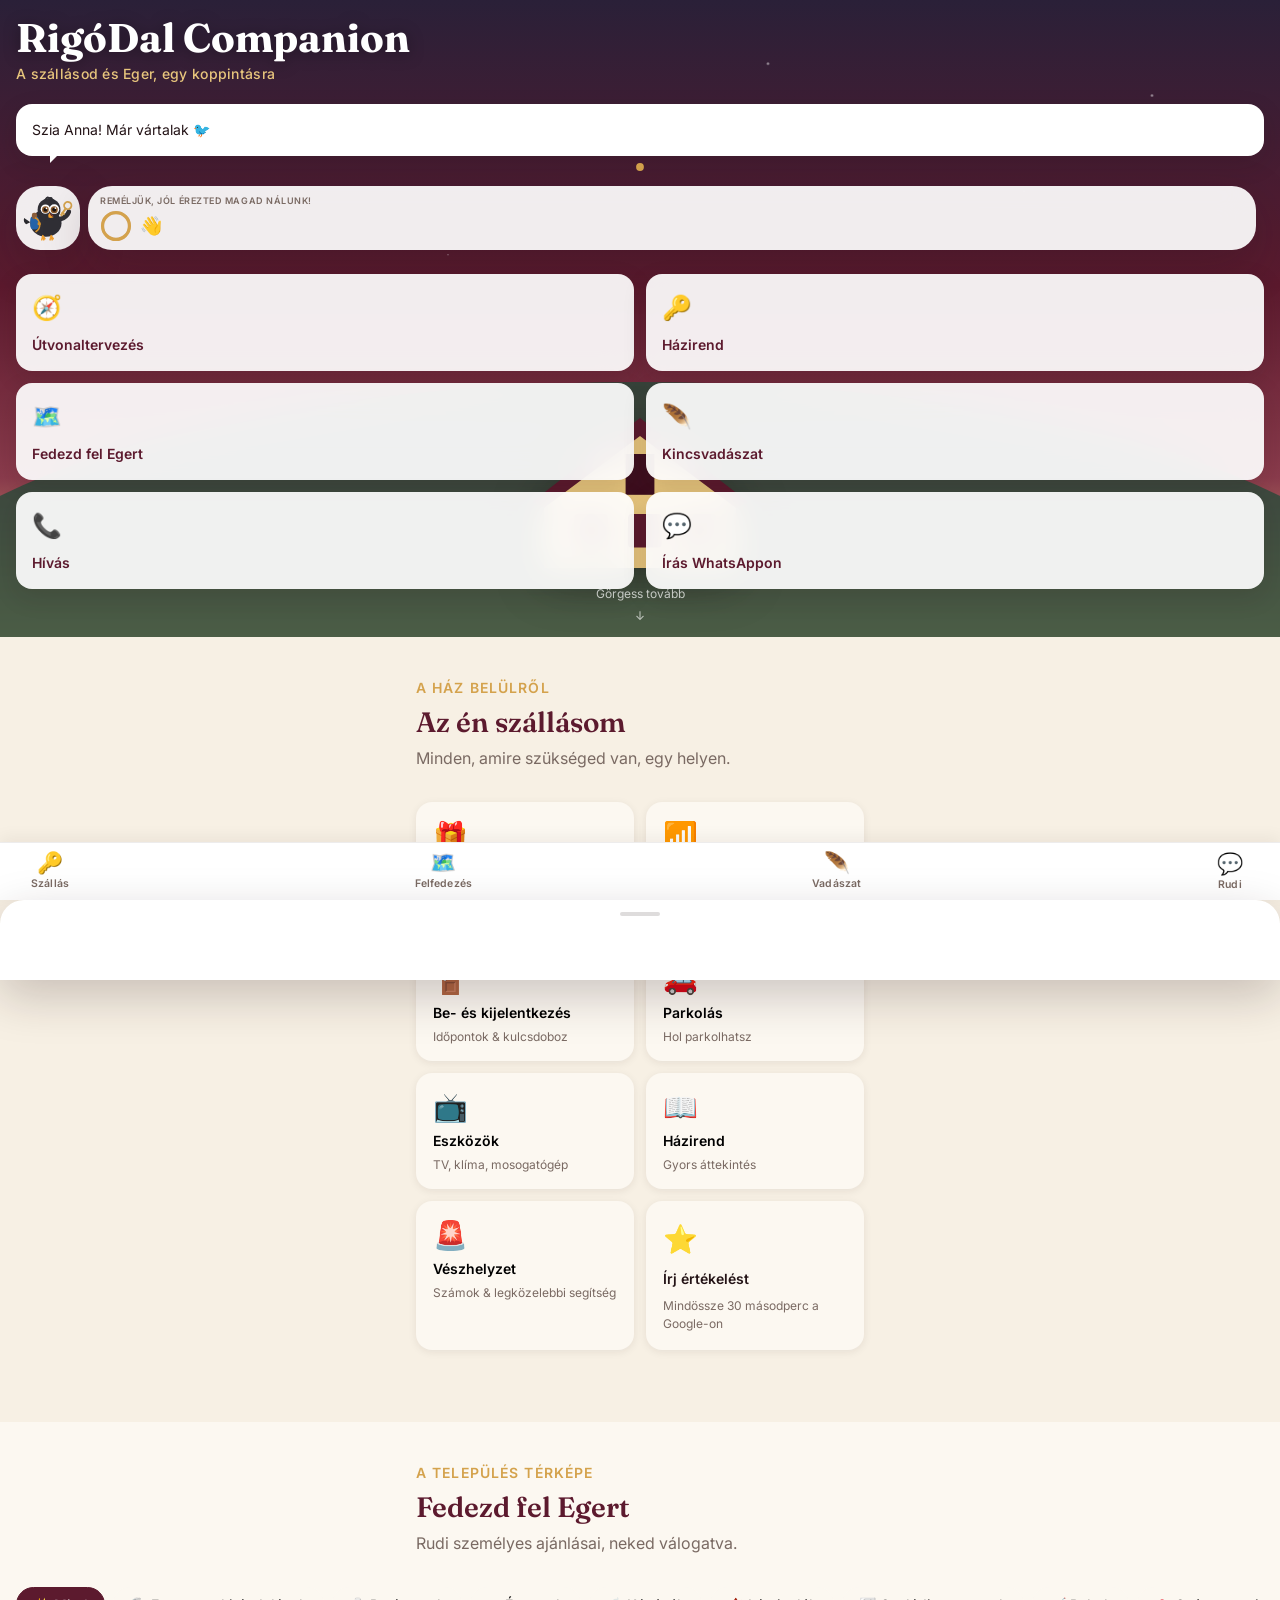
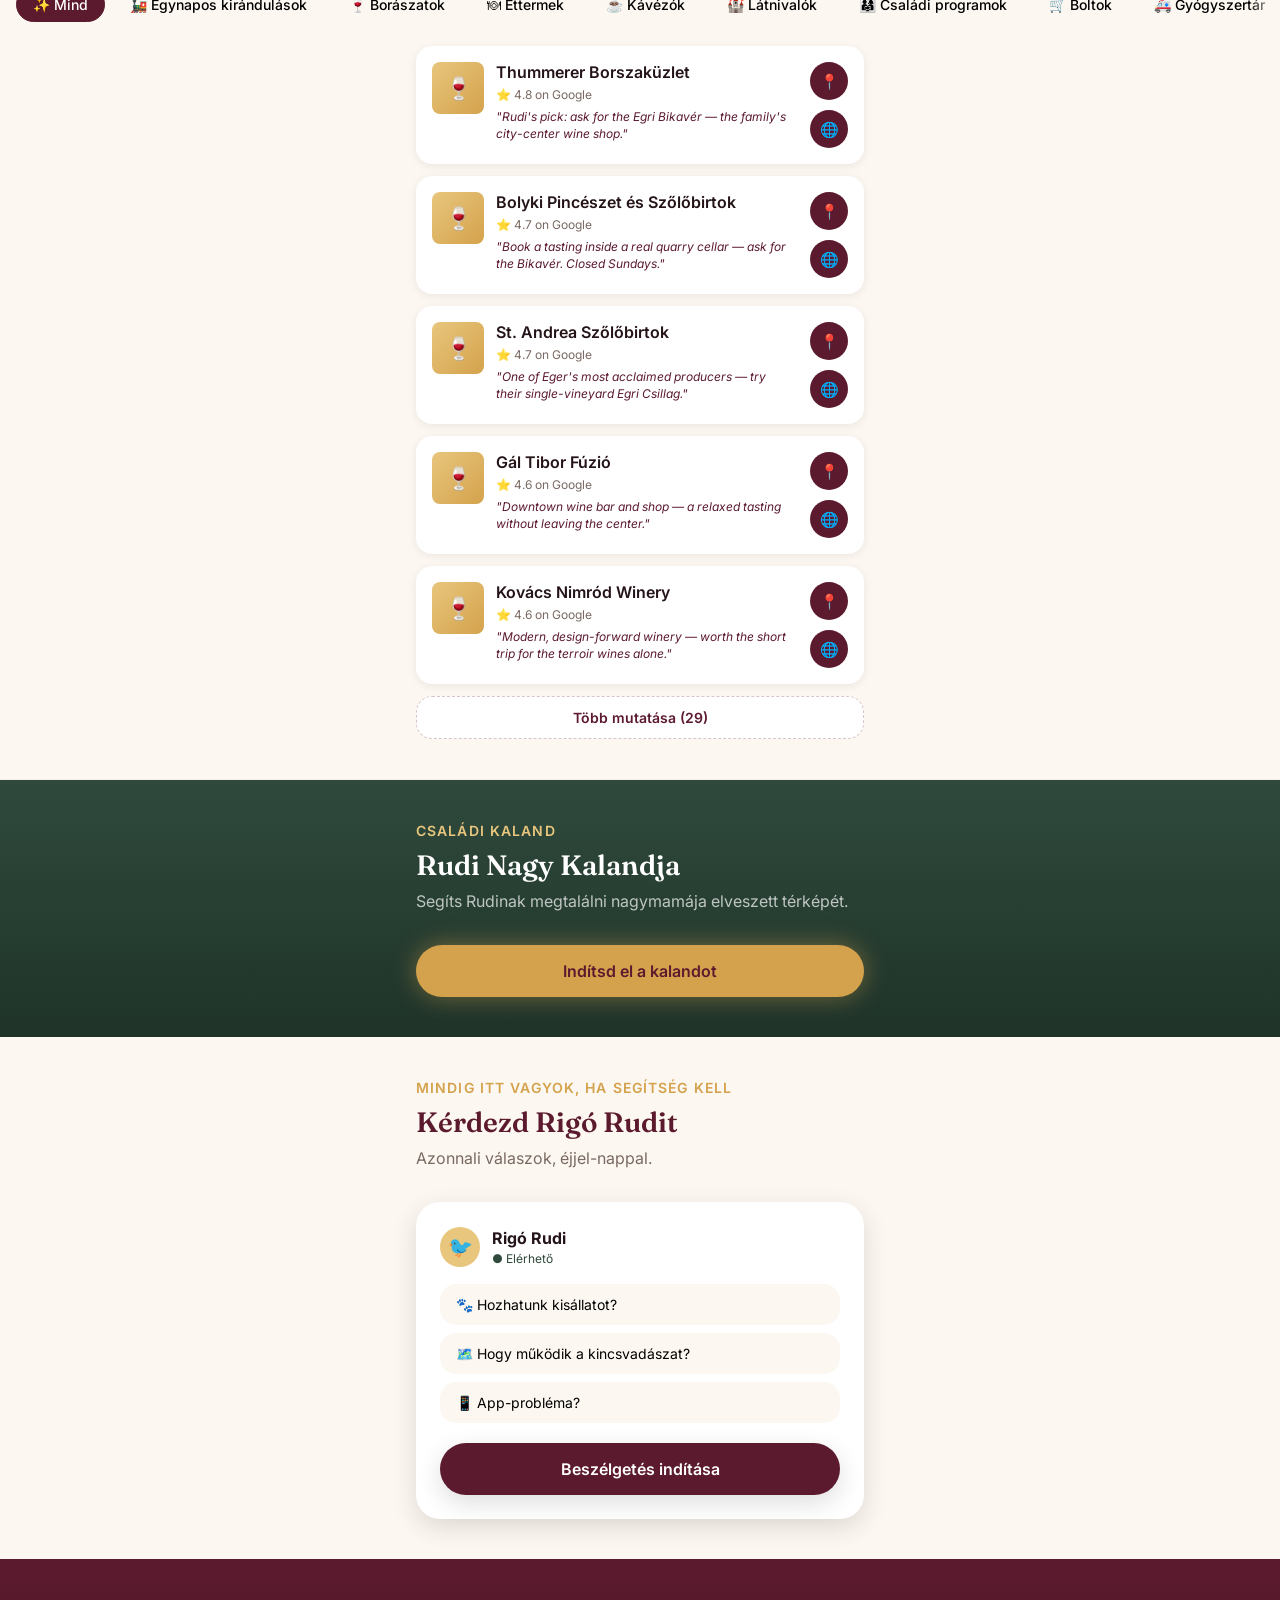
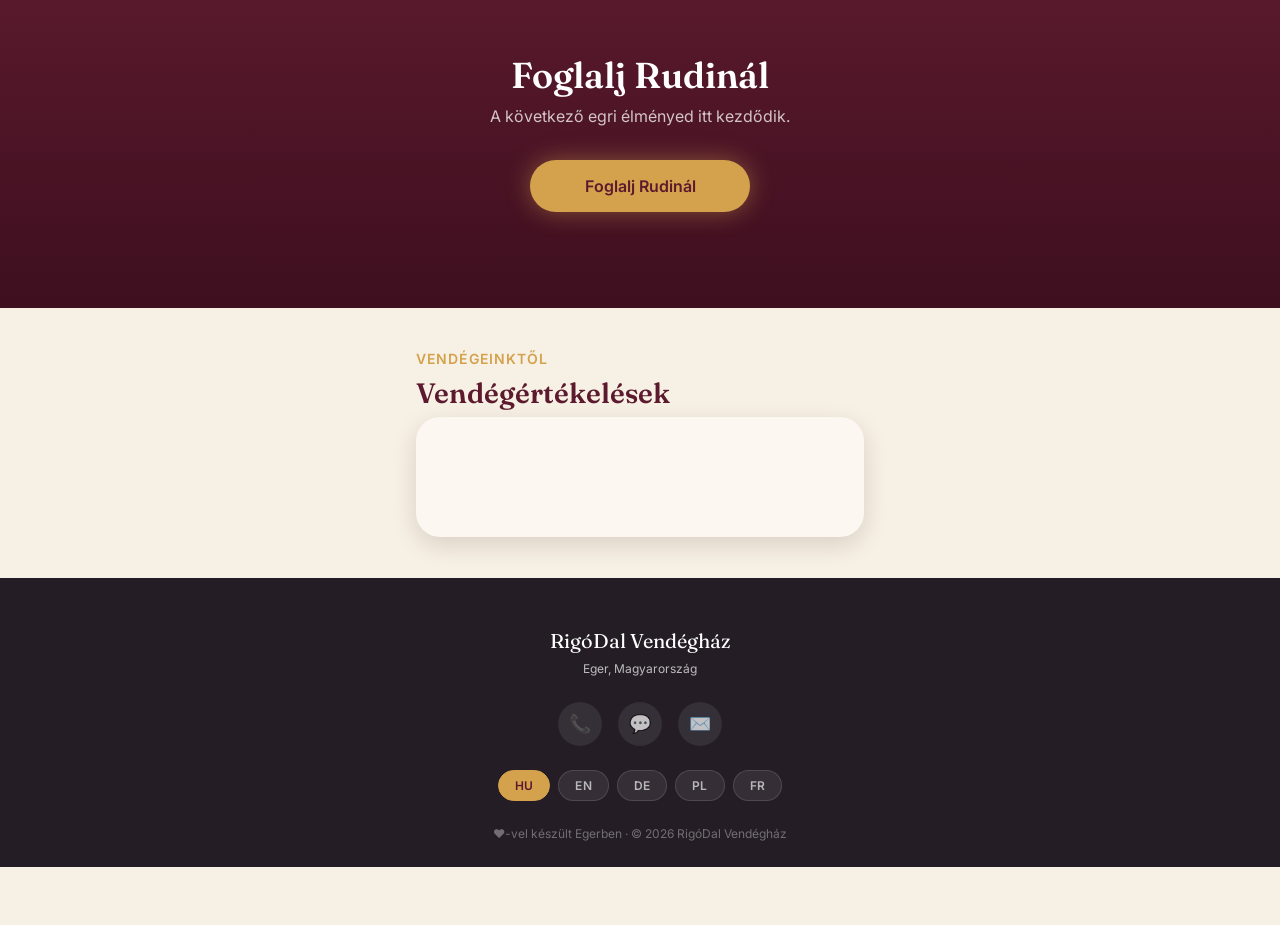
<file: index.html>
<!DOCTYPE html>
<html lang="hu">
<head>
<meta charset="UTF-8">
<meta name="viewport" content="width=device-width, initial-scale=1, viewport-fit=cover">
<title>RigóDal Companion — Your Personal Guide to Eger</title>
<meta name="description" content="RigóDal Companion — your personal guide to Eger, hosted by Rigó Rudi.">

<!-- ============================================
     PWA / "ADD TO HOME SCREEN" SETUP
     Together these let a guest install this site as an app icon on
     their phone (no app store needed). Personalized guest info (name,
     check-in/out dates) already survives this automatically — see
     js/guestResolver.js, which caches it in localStorage the first
     time a guest opens their personalized link, independent of
     whether they later open the site via that link, a bookmark, or
     the installed home-screen icon.
     ============================================ -->
<link rel="manifest" href="manifest.webmanifest">
<meta name="theme-color" content="#5C1A2E">
<link rel="icon" href="icons/icon-192.png" type="image/png">

<!-- iOS-specific: Safari doesn't read the manifest for these, so they're
     duplicated here. Without these, "Add to Home Screen" on iPhone would
     still work but use a plain browser-screenshot icon instead of Rudi. -->
<link rel="apple-touch-icon" href="icons/apple-touch-icon.png">
<meta name="apple-mobile-web-app-capable" content="yes">
<meta name="apple-mobile-web-app-status-bar-style" content="black-translucent">
<meta name="apple-mobile-web-app-title" content="RigóDal">

<link rel="preconnect" href="https://fonts.googleapis.com">
<link href="https://fonts.googleapis.com/css2?family=Fraunces:wght@500;600;700&family=Inter:wght@400;500;600;700&display=swap" rel="stylesheet">

<link rel="stylesheet" href="css/tokens.css">
<link rel="stylesheet" href="css/base.css">
<link rel="stylesheet" href="css/nav.css">
<link rel="stylesheet" href="css/section-hero.css">
<link rel="stylesheet" href="css/section-stay.css">
<link rel="stylesheet" href="css/section-rest.css">
<link rel="stylesheet" href="css/chat-overlay.css">

<!-- Elfsight platform script — loaded once, globally, for any Elfsight
     widget used anywhere on the site (currently: Booking.com Reviews
     in the "proof" module). Do not add a second copy of this script
     inside a module's own HTML — one global copy is enough, and having
     more than one can cause the widget to double-render. -->
<script src="https://elfsightcdn.com/platform.js" async></script>
</head>
<body>

<!-- Scroll progress indicator (shell — always present) -->
<div class="nav-progress" id="navProgress"></div>

<!-- ============================================
     MODULE MOUNT POINT
     All enabled modules (hero, stay, explore, adventure,
     rewards, chat teaser, proof, cta, faq — whatever is
     turned on in js/modules.config.js) get injected here,
     in order, by js/moduleRegistry.js.

     Do NOT hand-edit content here — it's rebuilt on every
     page load from the module files. Edit the module's
     own js/modules/*.js file instead.
     ============================================ -->
<main id="moduleMount"></main>

<!-- ============================================
     PERSISTENT NAV (shell — always present)
     Tab items are generated automatically from
     modules.config.js (any module with inNav: true).
     ============================================ -->
<nav class="tab-bar" id="tabBar">
  <!-- Populated by moduleRegistry.js buildNav() -->
</nav>

<!-- Floating chat button (shell — always present, visibility handled by scrollEngine.js) -->
<button class="rudi-fab" id="rudiFab" data-open-module="chat" aria-label="Ask Rudi">🐦</button>

<!-- ============================================
     BOTTOM SHEET (shell — used by the "stay" module,
     but lives here since only one sheet is ever open
     at a time; harmless if "stay" module is disabled)
     ============================================ -->
<div class="sheet-backdrop" id="sheetBackdrop"></div>
<div class="sheet" id="sheet">
  <div class="sheet-handle"></div>
  <div id="sheetContent"></div>
</div>

<!-- ============================================
     OVERLAY MOUNT POINT
     Full-screen overlays (like chat) get injected here
     by their own module's init(), separate from the
     scrolling page flow in #moduleMount.
     ============================================ -->
<div id="overlayMount"></div>

<!-- ============================================
     FOOTER (shell — always present; not a module
     since every guesthouse needs contact info)
     ============================================ -->
<footer class="site-footer">
  <div style="font-family:var(--font-display); font-size:1.25rem; color:white;">RigóDal Vendégház</div>
  <div style="font-size:var(--fs-xs); margin-top:4px;" data-i18n="footer.location">Eger, Hungary</div>

  <div class="footer-contact-row">
    <a href="#" id="footerCallLink" class="footer-contact-icon">📞</a>
    <a href="#" id="footerWhatsappLink" class="footer-contact-icon" target="_blank" rel="noopener">💬</a>
    <a href="#" id="footerEmailLink" class="footer-contact-icon">✉️</a>
  </div>

  <div class="footer-lang-switch">
    <button data-lang="hu">HU</button>
    <button data-lang="en">EN</button>
    <button data-lang="de">DE</button>
    <button data-lang="pl">PL</button>
    <button data-lang="fr">FR</button>
  </div>

  <div class="footer-legal" data-i18n="footer.legal">Made with ♥ in Eger · © 2026 RigóDal Vendégház</div>
</footer>

<!-- ============================================
     JS LOAD ORDER — this matters:
     1. Data + translations first (modules read from these)
     2. i18n engine (modules call RIGODAL_I18N.t())
     3. Module config + registry engine (the on/off system)
     4. Every individual module file (each self-registers)
     5. scrollEngine + nav (generic behavior, work on any module)
     6. app.js LAST — actually boots everything
     ============================================ -->
<script src="js/data.js"></script>
<script src="js/guestResolver.js"></script>
<script src="js/stayStage.js"></script>
<script src="js/weatherService.js"></script>
<script src="js/translations.js"></script>
<script src="js/i18n.js"></script>

<script src="js/modules.config.js"></script>
<script src="js/moduleRegistry.js"></script>

<script src="js/modules/hero.js"></script>
<script src="js/modules/stay.js"></script>
<script src="js/modules/explore.js"></script>
<script src="js/modules/adventure.js"></script>
<script src="js/modules/rewards.js"></script>
<script src="js/modules/chat.js"></script>
<script src="js/modules/proof.js"></script>
<script src="js/modules/cta.js"></script>
<script src="js/modules/faq.js"></script>
<!-- Add new module <script> tags here, above app.js -->

<script src="js/scrollEngine.js"></script>
<script src="js/nav.js"></script>
<script src="js/app.js"></script>
</body>
</html>
</file>
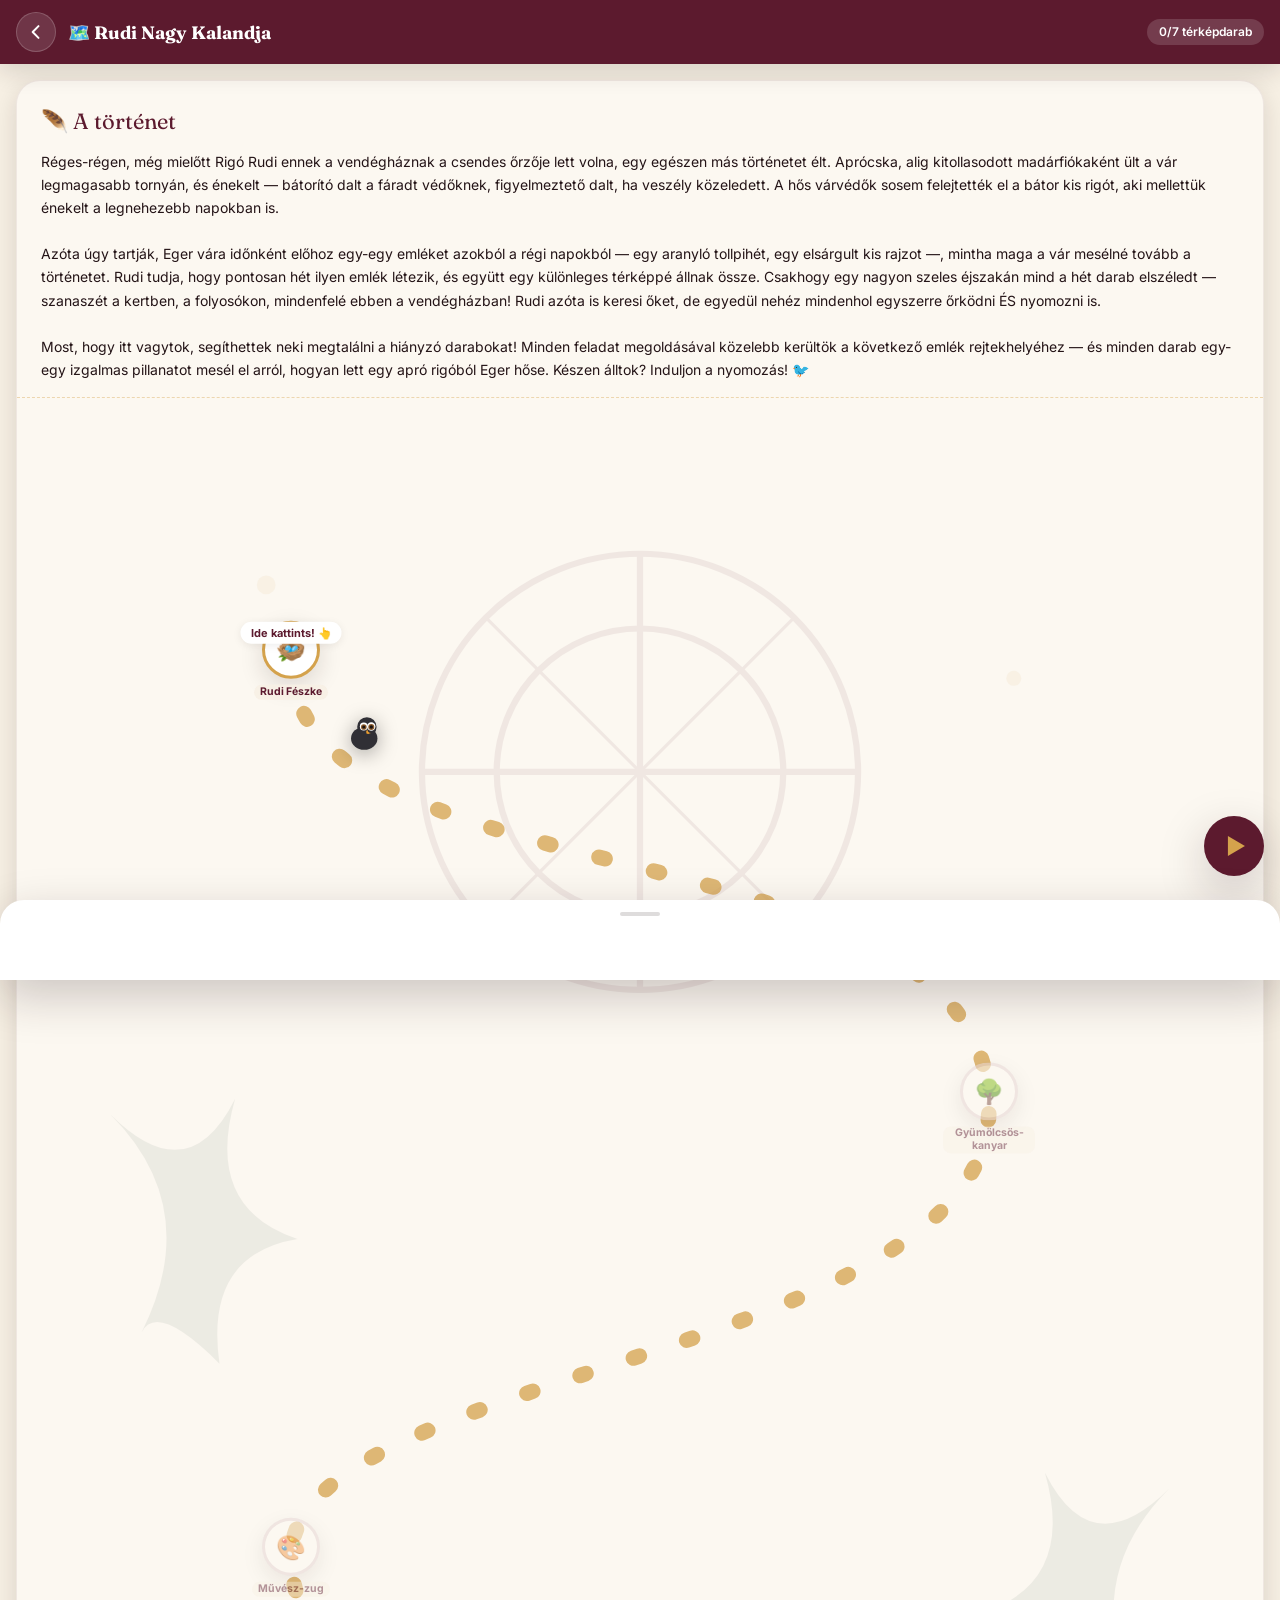
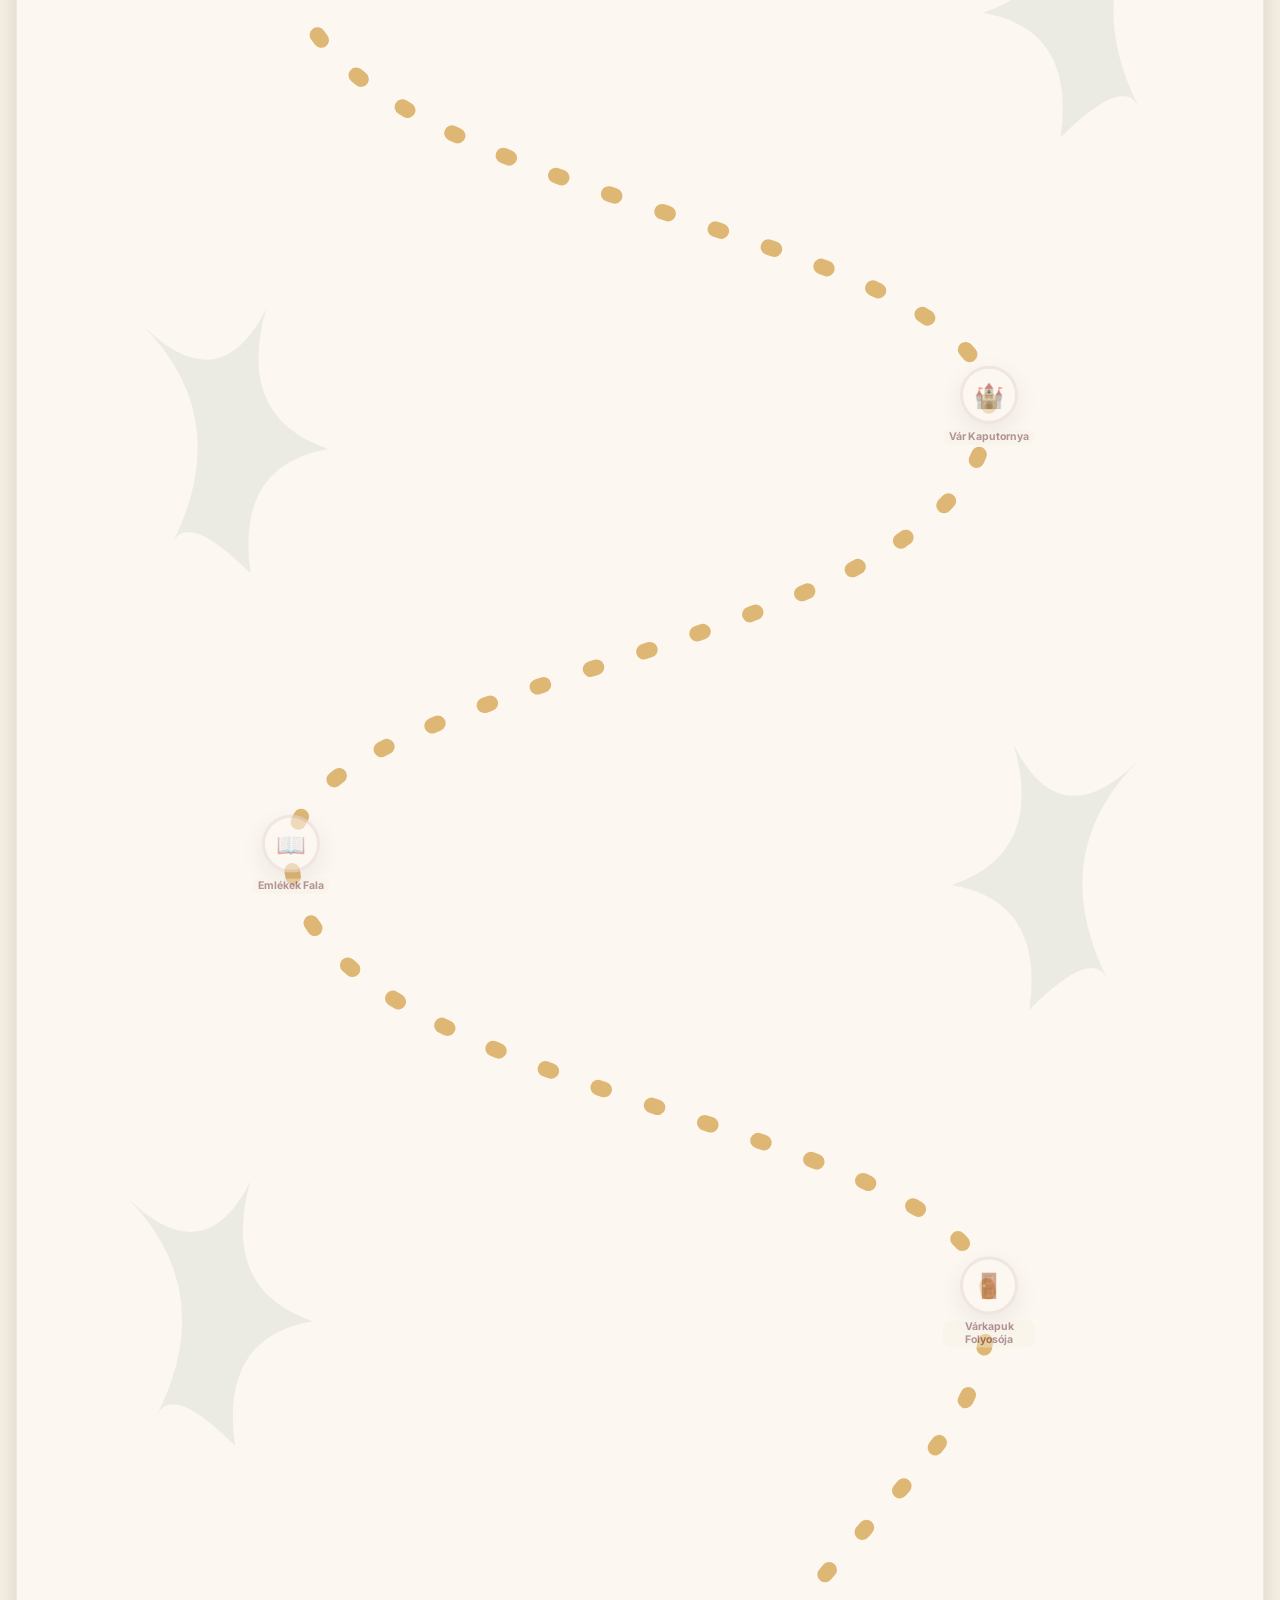
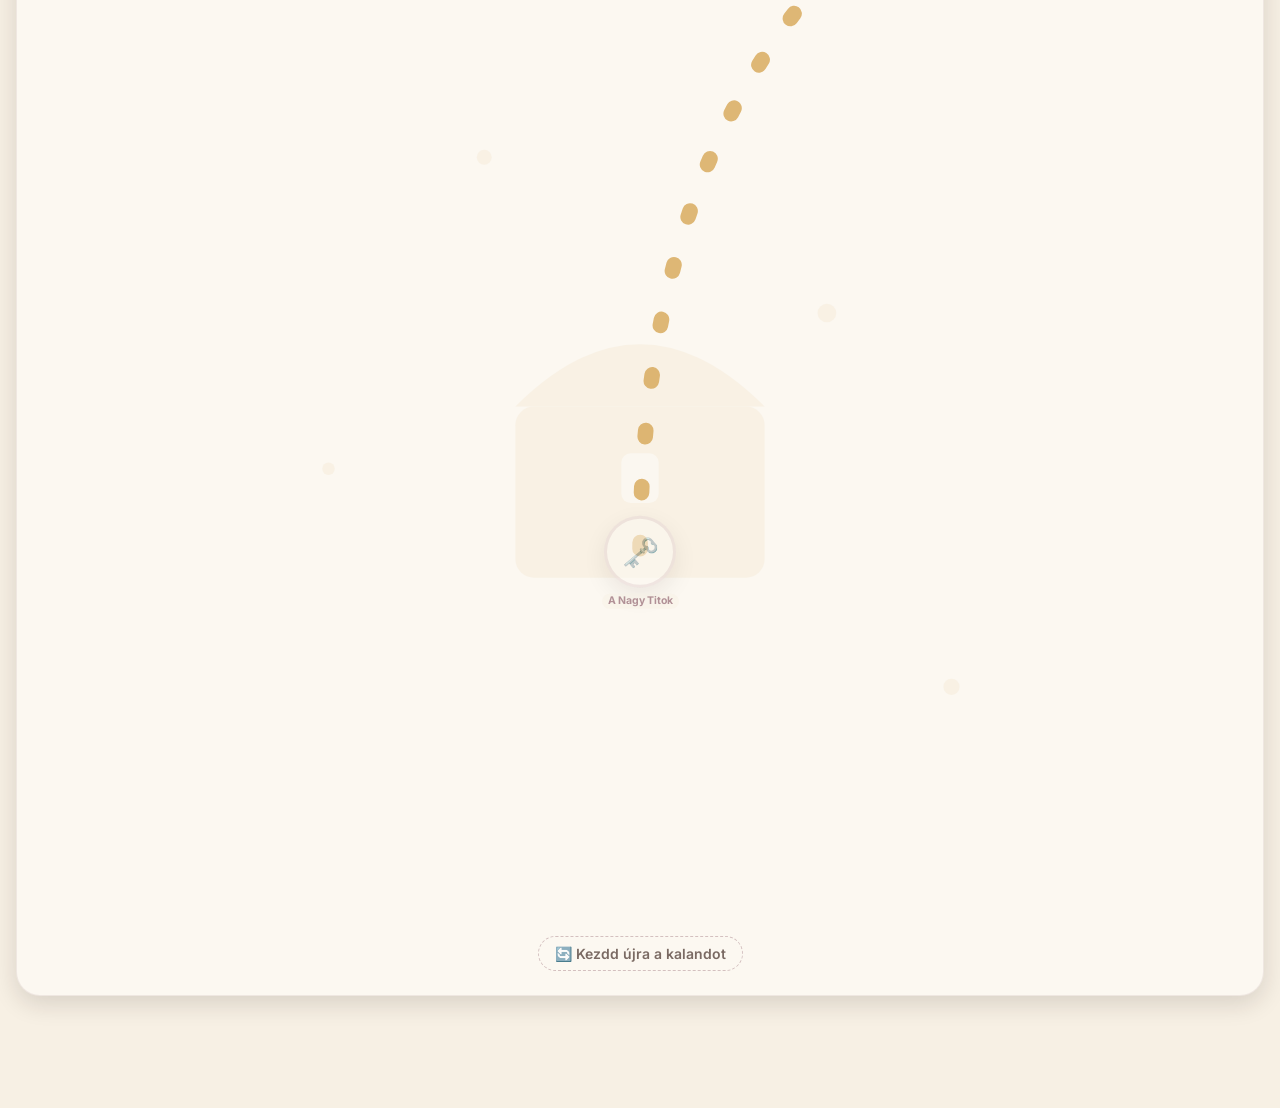
<file: hunt.html>
<!DOCTYPE html>
<html lang="hu">
<head>
<meta charset="UTF-8">
<meta name="viewport" content="width=device-width, initial-scale=1, viewport-fit=cover">
<title>Rudi Nagy Kalandja — RigóDal Companion</title>

<link rel="preconnect" href="https://fonts.googleapis.com">
<link href="https://fonts.googleapis.com/css2?family=Fraunces:wght@500;600;700&family=Inter:wght@400;500;600;700&display=swap" rel="stylesheet">

<link rel="stylesheet" href="css/tokens.css">
<link rel="stylesheet" href="css/base.css">
<link rel="stylesheet" href="css/hunt.css">
</head>
<body class="hunt-body">

<!-- Hidden SVG symbol library: reused (via <use>) as the faint
     decorative background pattern behind the treasure map. Kept as
     one shared definition so it's easy to restyle in one place. -->
<svg width="0" height="0" style="position:absolute;">
  <defs>
    <symbol id="huntBgPattern" viewBox="0 0 400 1200">
      <!-- Compass rose, top area -->
      <g transform="translate(200,120)" fill="none" stroke="#5C1A2E" stroke-width="2">
        <circle r="70" />
        <circle r="46" />
        <path d="M0,-70 L0,70 M-70,0 L70,0" />
        <path d="M-49,-49 L49,49 M-49,49 L49,-49" stroke-width="1" />
      </g>
      <!-- Fern fronds scattered down the page -->
      <g fill="#2F4A3C">
        <path d="M40,300 Q60,260 30,230 Q55,255 70,225 Q60,260 90,270 Q60,275 65,310 Q45,290 40,300 Z" />
        <path d="M360,420 Q340,380 370,350 Q345,375 330,345 Q340,380 310,390 Q340,395 335,430 Q355,410 360,420 Z" />
        <path d="M50,560 Q70,520 40,490 Q65,515 80,485 Q70,520 100,530 Q70,535 75,570 Q55,550 50,560 Z" />
        <path d="M350,700 Q330,660 360,630 Q335,655 320,625 Q330,660 300,670 Q330,675 325,710 Q345,690 350,700 Z" />
        <path d="M45,840 Q65,800 35,770 Q60,795 75,765 Q65,800 95,810 Q65,815 70,850 Q50,830 45,840 Z" />
      </g>
      <!-- Little stars near the top, dots scattered lower like a
           faded old-map texture -->
      <g fill="#D4A24C">
        <circle cx="80" cy="60" r="3" /><circle cx="320" cy="90" r="2.4" />
        <circle cx="150" cy="950" r="2.4" /><circle cx="260" cy="1000" r="3" />
        <circle cx="100" cy="1050" r="2" /><circle cx="300" cy="1120" r="2.6" />
      </g>
      <!-- Large treasure-chest silhouette near the bottom -->
      <g transform="translate(160,1000)" fill="#D4A24C">
        <rect x="0" y="30" width="80" height="55" rx="6" />
        <path d="M0,30 Q40,-10 80,30 Z" />
        <rect x="34" y="45" width="12" height="16" rx="3" fill="#F7F0E4" />
      </g>
    </symbol>
  </defs>
</svg>

<header class="hunt-header">
  <a href="index.html" class="hunt-back-btn" aria-label="Vissza a főoldalra">
    <svg viewBox="0 0 24 24" fill="none" stroke="currentColor" stroke-width="2.4" stroke-linecap="round" stroke-linejoin="round">
      <path d="M15 5 L8 12 L15 19" />
    </svg>
  </a>
  <div class="hunt-header-title">🗺️ Rudi Nagy Kalandja</div>
  <div class="hunt-header-progress" id="huntProgressLabel">0/7 térképdarab</div>
</header>

<main class="hunt-parchment">
  <div class="hunt-story-intro">
    <div class="hunt-story-intro-title">🪶 A történet</div>
    <p class="hunt-story-intro-text">
      Réges-régen, még mielőtt Rigó Rudi ennek a vendégháznak a csendes
      őrzője lett volna, egy egészen más történetet élt. Aprócska, alig
      kitollasodott madárfiókaként ült a vár legmagasabb tornyán, és
      énekelt — bátorító dalt a fáradt védőknek, figyelmeztető dalt, ha
      veszély közeledett. A hős várvédők sosem felejtették el a bátor kis
      rigót, aki mellettük énekelt a legnehezebb napokban is.
      <br><br>
      Azóta úgy tartják, Eger vára időnként előhoz egy-egy emléket azokból
      a régi napokból — egy aranyló tollpihét, egy elsárgult kis rajzot —,
      mintha maga a vár mesélné tovább a történetet. Rudi tudja, hogy
      pontosan hét ilyen emlék létezik, és együtt egy különleges térképpé
      állnak össze. Csakhogy egy nagyon szeles éjszakán mind a hét darab
      elszéledt — szanaszét a kertben, a folyosókon, mindenfelé ebben a
      vendégházban! Rudi azóta is keresi őket, de egyedül nehéz mindenhol
      egyszerre őrködni ÉS nyomozni is.
      <br><br>
      Most, hogy itt vagytok, segíthettek neki megtalálni a hiányzó
      darabokat! Minden feladat megoldásával közelebb kerültök a következő
      emlék rejtekhelyéhez — és minden darab egy-egy izgalmas pillanatot
      mesél el arról, hogyan lett egy apró rigóból Eger hőse. Készen
      álltok? Induljon a nyomozás! 🐦
    </p>
  </div>

  <div class="hunt-map" id="huntMap"></div>

  <div class="hunt-restart-row">
    <button class="hunt-restart-btn" id="huntRestartBtn">🔄 Kezdd újra a kalandot</button>
  </div>

  <div class="hunt-finale" id="huntFinale" style="display:none;"></div>
</main>

<!-- Persistent "Play" button — always visible, always opens whichever
     quest is next in line. Hidden automatically once all 7 are done. -->
<button class="hunt-play-fab" id="huntPlayFab" aria-label="Következő kaland indítása"></button>

<!-- Quest modal -->
<div class="hunt-sheet-backdrop" id="huntSheetBackdrop"></div>
<div class="hunt-sheet" id="huntSheet">
  <div class="hunt-sheet-handle"></div>
  <div id="huntSheetContent"></div>
</div>

<script src="js/hunt.js"></script>
</body>
</html>
</file>
<file: css/tokens.css>
/* ============================================
   DESIGN TOKENS
   Change values here to reskin the ENTIRE site.
   ============================================ */

:root {
  /* --- Colors --- */
  --color-burgundy: #5C1A2E;
  --color-burgundy-dark: #3E0F1F;
  --color-gold: #D4A24C;
  --color-gold-light: #E8C67D;
  --color-cream: #F7F0E4;
  --color-cream-soft: #FCF8F1;
  --color-forest: #2F4A3C;
  --color-ink: #241417;
  --color-white: #FFFFFF;

  /* Semantic aliases (use these in components, not raw colors) */
  --color-bg: var(--color-cream);
  --color-bg-elevated: var(--color-cream-soft);
  --color-text: var(--color-ink);
  --color-text-muted: #7A6A63;
  --color-accent: var(--color-gold);
  --color-accent-strong: var(--color-burgundy);
  --color-success: var(--color-forest);

  /* --- Typography --- */
  --font-display: "Fraunces", Georgia, serif;
  --font-body: "Inter", -apple-system, BlinkMacSystemFont, sans-serif;

  --fs-xs: 0.75rem;
  --fs-sm: 0.875rem;
  --fs-base: 1rem;
  --fs-lg: 1.125rem;
  --fs-xl: 1.375rem;
  --fs-2xl: 1.75rem;
  --fs-3xl: 2.25rem;
  --fs-4xl: 2.75rem;

  /* --- Spacing scale (4px base) --- */
  --sp-1: 4px;
  --sp-2: 8px;
  --sp-3: 12px;
  --sp-4: 16px;
  --sp-5: 24px;
  --sp-6: 32px;
  --sp-7: 48px;
  --sp-8: 64px;
  --sp-9: 96px;

  /* --- Radius --- */
  --radius-sm: 8px;
  --radius-md: 16px;
  --radius-lg: 24px;
  --radius-full: 999px;

  /* --- Shadows --- */
  --shadow-sm: 0 2px 8px rgba(36, 20, 23, 0.08);
  --shadow-md: 0 8px 24px rgba(36, 20, 23, 0.14);
  --shadow-lg: 0 16px 48px rgba(36, 20, 23, 0.22);
  --shadow-gold-glow: 0 0 24px rgba(212, 162, 76, 0.45);

  /* --- Motion --- */
  --ease-settle: cubic-bezier(0.22, 1, 0.36, 1);
  --duration-fast: 200ms;
  --duration-base: 400ms;
  --duration-slow: 600ms;

  /* --- Layout --- */
  --nav-height: 58px;
  --max-width: 480px; /* mobile-first container cap */
  --section-padding-y: 40px; /* was --sp-8 (64px) — halved to tighten the
                                 gap between sections (each section adds
                                 this both top and bottom, so two stacked
                                 sections previously had 128px of empty
                                 space between their content) */
}
</file>
<file: css/base.css>
/* ============================================
   BASE / RESET
   ============================================ */

* {
  box-sizing: border-box;
  margin: 0;
  padding: 0;
}

html {
  scroll-behavior: smooth;
  -webkit-tap-highlight-color: transparent;
  width: 100%;
  overflow-x: hidden;
  overscroll-behavior-y: none;
}

body {
  font-family: var(--font-body);
  background: var(--color-bg);
  color: var(--color-text);
  line-height: 1.5;
  overflow-x: hidden;
  width: 100%;
  max-width: 100vw;
  padding-bottom: var(--nav-height); /* clears the flush bottom nav bar */
  position: relative;
}

h1, h2, h3, h4 {
  font-family: var(--font-display);
  font-weight: 600;
  line-height: 1.15;
  color: var(--color-accent-strong);
}

img {
  max-width: 100%;
  display: block;
}

button {
  font-family: inherit;
  cursor: pointer;
  border: none;
  background: none;
}

a {
  color: inherit;
  text-decoration: none;
}

/* Screen-reader-only utility — visually hides an element while keeping
   it readable by assistive tech. Not currently used by any module, but
   worth keeping on hand for accessible labels (e.g. an icon-only button
   that needs a text description for screen readers). */
.visually-hidden {
  position: absolute;
  width: 1px;
  height: 1px;
  overflow: hidden;
  clip: rect(0 0 0 0);
}

/* ============================================
   LAYOUT PRIMITIVES
   ============================================ */

.container {
  width: 100%;
  max-width: var(--max-width);
  margin: 0 auto;
  padding: 0 var(--sp-4);
  box-sizing: border-box;
}

.section {
  position: relative;
  width: 100%;
  max-width: 100vw;
  padding: var(--section-padding-y) 0;
  opacity: 0;
  transform: translateY(16px);
  transition:
    opacity var(--duration-base) var(--ease-settle),
    transform var(--duration-base) var(--ease-settle);
  will-change: opacity, transform;
}

.section.is-visible {
  opacity: 1;
  transform: translateY(0);
}

.section-eyebrow {
  font-size: var(--fs-sm);
  font-weight: 600;
  letter-spacing: 0.08em;
  text-transform: uppercase;
  color: var(--color-accent);
  margin-bottom: var(--sp-2);
}

.section-title {
  font-size: var(--fs-2xl);
  margin-bottom: var(--sp-2);
}

.section-subtitle {
  font-size: var(--fs-base);
  color: var(--color-text-muted);
  margin-bottom: var(--sp-6);
}

/* ============================================
   REUSABLE COMPONENTS
   ============================================ */

/* --- Buttons --- */
.btn {
  display: inline-flex;
  align-items: center;
  justify-content: center;
  gap: var(--sp-2);
  padding: var(--sp-3) var(--sp-5);
  border-radius: var(--radius-full);
  font-weight: 600;
  font-size: var(--fs-base);
  min-height: 52px;
  transition: transform var(--duration-fast) var(--ease-settle),
              box-shadow var(--duration-fast) var(--ease-settle);
}

.btn:active {
  transform: scale(0.96);
}

.btn-primary {
  background: var(--color-accent-strong);
  color: var(--color-white);
  box-shadow: var(--shadow-md);
}

.btn-primary:active {
  box-shadow: var(--shadow-sm);
}

.btn-gold {
  background: var(--color-accent);
  color: var(--color-accent-strong);
  box-shadow: var(--shadow-gold-glow);
}

.btn-ghost {
  background: transparent;
  color: var(--color-accent-strong);
  border: 1.5px solid var(--color-accent-strong);
}
/* ^ Not currently used by any module — kept as a ready-made secondary
   button style for future use (e.g. a "Cancel" or "Skip" action). */

.btn-block {
  width: 100%;
}

/* --- Cards --- */
.card {
  background: var(--color-bg-elevated);
  border-radius: var(--radius-md);
  padding: var(--sp-4);
  box-shadow: var(--shadow-sm);
  transition: transform var(--duration-base) var(--ease-settle),
              box-shadow var(--duration-base) var(--ease-settle);
}

.card:active {
  transform: scale(0.98);
}

/* --- Chips (filters, tags) --- */
.chip {
  display: inline-flex;
  align-items: center;
  gap: var(--sp-1);
  padding: var(--sp-2) var(--sp-4);
  border-radius: var(--radius-full);
  background: var(--color-bg-elevated);
  border: 1.5px solid transparent;
  font-size: var(--fs-sm);
  font-weight: 500;
  white-space: nowrap;
  transition: all var(--duration-fast) var(--ease-settle);
}

.chip.is-active {
  background: var(--color-accent-strong);
  color: var(--color-white);
  border-color: var(--color-accent-strong);
}

/* --- Floating decorative feather --- */
/* Not currently used by any module — kept as a ready-made icon-sizing
   utility for a future feather/loyalty-themed decorative element. */
.feather-icon {
  width: 20px;
  height: 20px;
  flex-shrink: 0;
}

/* --- Speech bubble (Rudi's dialogue) --- */
.speech-bubble {
  position: relative;
  background: var(--color-white);
  border-radius: var(--radius-md);
  padding: var(--sp-3) var(--sp-4);
  box-shadow: var(--shadow-md);
  font-size: var(--fs-sm);
  max-width: 260px;
}

.speech-bubble::after {
  content: "";
  position: absolute;
  bottom: -8px;
  left: 28px;
  width: 16px;
  height: 16px;
  background: var(--color-white);
  clip-path: polygon(0 0, 100% 0, 0 100%);
}

/* --- Skeleton loading state --- */
/* Not currently used by any module — kept as a ready-made loading
   placeholder for any future content that loads asynchronously. */
.skeleton {
  background: linear-gradient(90deg, #e8ddc9 25%, #f2e9d8 50%, #e8ddc9 75%);
  background-size: 200% 100%;
  animation: skeleton-shine 1.4s ease-in-out infinite;
  border-radius: var(--radius-sm);
}

@keyframes skeleton-shine {
  0% { background-position: 200% 0; }
  100% { background-position: -200% 0; }
}

/* --- Reduced motion support --- */
@media (prefers-reduced-motion: reduce) {
  *, *::before, *::after {
    animation-duration: 0.01ms !important;
    transition-duration: 0.01ms !important;
    scroll-behavior: auto !important;
  }
}
</file>
<file: css/nav.css>
/* ============================================
   NAVIGATION - bottom tab bar (mobile-first)
   ============================================ */

.nav-progress {
  position: fixed;
  top: 0;
  left: 0;
  height: 3px;
  background: var(--color-accent);
  z-index: 100;
  transition: width var(--duration-fast) linear;
  width: 0%;
}

.tab-bar {
  position: fixed;
  bottom: 0;
  left: 0;
  right: 0;
  height: var(--nav-height);
  background: var(--color-white);
  border-top: 1px solid rgba(36, 20, 23, 0.08);
  display: flex;
  align-items: stretch;
  justify-content: space-between;
  padding: 0 var(--sp-2);
  z-index: 90;
  box-shadow: 0 -4px 16px rgba(36, 20, 23, 0.06);
  padding-bottom: env(safe-area-inset-bottom, 0);
  transform: translateZ(0); /* forces its own compositor layer — stops
                                 the bar from visually jumping/lagging
                                 when the mobile browser chrome
                                 collapses or expands during scroll */
}

.tab-item {
  display: flex;
  flex-direction: column;
  align-items: center;
  justify-content: center;
  gap: 3px;
  color: var(--color-text-muted);
  font-size: 10.5px;
  font-weight: 600;
  letter-spacing: 0.01em;
  flex: 1;
  max-width: 84px;
  transition: transform var(--duration-fast) var(--ease-settle),
              color var(--duration-fast) var(--ease-settle);
}

.tab-item.is-active {
  color: var(--color-accent-strong);
  transform: translateZ(0) translateY(-1px);
}

.tab-icon {
  width: 22px;
  height: 22px;
  font-size: 21px;
  line-height: 1;
  display: flex;
  align-items: center;
  justify-content: center;
  transition: filter var(--duration-fast) var(--ease-settle),
              transform var(--duration-fast) var(--ease-settle);
}

.tab-item.is-active .tab-icon {
  filter: drop-shadow(0 2px 5px rgba(212, 162, 76, 0.55));
  transform: scale(1.08);
}

/* Chat floating action button - appears once user scrolls past hero */
.rudi-fab {
  position: fixed;
  right: var(--sp-4);
  bottom: calc(var(--nav-height) + var(--sp-4) + env(safe-area-inset-bottom, 0px));
  width: 56px;
  height: 56px;
  border-radius: var(--radius-full);
  background: var(--color-accent-strong);
  box-shadow: var(--shadow-lg);
  display: flex;
  align-items: center;
  justify-content: center;
  font-size: 24px;
  z-index: 95;
  opacity: 0;
  transform: translateZ(0) scale(0.6) translateY(20px);
  transition: opacity var(--duration-base) var(--ease-settle),
              transform var(--duration-base) var(--ease-settle);
  pointer-events: none;
}

.rudi-fab.is-visible {
  opacity: 1;
  transform: translateZ(0) scale(1) translateY(0);
  pointer-events: auto;
}

.rudi-fab:active {
  transform: translateZ(0) scale(0.9);
}

.rudi-fab.is-hidden-for-chat {
  opacity: 0 !important;
  pointer-events: none !important;
}
</file>
<file: css/section-hero.css>
/* ============================================
   HERO SECTION
   ============================================ */

.hero {
  display: flex;
  flex-direction: column;
  position: relative;
  padding: 0;
  opacity: 1;
  transform: none;
  overflow: hidden;
  background: linear-gradient(180deg, #2A2038 0%, #5C1A2E 45%, #8A3B4C 75%, var(--color-gold-light) 100%);
  /* Height comes purely from .hero-content (the only element in normal
     document flow — .hero-scene below is an absolutely-positioned
     background layer and does not add to this element's height). */
}

/* .hero-scene is a BACKGROUND layer — it fills whatever height .hero
   ends up being (driven entirely by .hero-content), the same way it
   did in the very first version. It must NOT take up its own space in
   the flex flow, or it pushes the real content down (that was the bug
   introduced last round: giving it position:relative + a fixed height
   turned it into a large empty block above everything else). */
.hero-scene {
  position: absolute;
  inset: 0;
  z-index: 0;
  will-change: transform;
}

.hero-stars {
  position: absolute;
  inset: 0;
  background-image:
    radial-gradient(2px 2px at 20% 20%, white, transparent),
    radial-gradient(2px 2px at 60% 10%, white, transparent),
    radial-gradient(1px 1px at 80% 30%, white, transparent),
    radial-gradient(1px 1px at 35% 40%, white, transparent),
    radial-gradient(2px 2px at 90% 15%, white, transparent);
  opacity: 0.6;
}

.hero-hill {
  position: absolute;
  bottom: 0;
  left: -10%;
  width: 120%;
  height: 40%;
  background: var(--color-forest);
  border-radius: 50% 50% 0 0 / 100% 100% 0 0;
  opacity: 0.85;
}

.hero-house {
  position: absolute;
  bottom: 8%;
  left: 50%;
  transform: translateX(-50%);
  width: 70%;
  max-width: 240px;
}

.hero-house svg {
  width: 100%;
  height: auto;
  filter: drop-shadow(0 12px 24px rgba(0,0,0,0.35));
}

.hero-window {
  animation: twinkle 3s ease-in-out infinite;
}
.hero-window:nth-child(2) { animation-delay: 0.6s; }
.hero-window:nth-child(3) { animation-delay: 1.2s; }

@keyframes twinkle {
  0%, 100% { opacity: 0.6; }
  50% { opacity: 1; }
}

.hero-content {
  position: relative;
  z-index: 2;
  padding: var(--sp-4) var(--sp-4) var(--sp-7);
  display: flex;
  flex-direction: column;
  gap: var(--sp-4);
}

/* ============================================
   HERO BRAND TITLE — the app's name + tagline, first
   thing the guest sees at the very top of the hero.
   ============================================ */

.hero-brand {
  animation: bubble-in var(--duration-slow) var(--ease-settle) 0.1s both;
  margin-bottom: var(--sp-1);
}

.hero-brand-title {
  font-family: var(--font-display);
  font-size: clamp(1.9rem, 8vw, 2.5rem);
  font-weight: 700;
  line-height: 1.08;
  color: var(--color-white);
  text-shadow: 0 2px 16px rgba(0, 0, 0, 0.35);
  margin: 0;
}

.hero-brand-tagline {
  font-size: var(--fs-sm);
  font-weight: 500;
  color: var(--color-gold-light);
  letter-spacing: 0.02em;
  margin: var(--sp-1) 0 0;
}

/* ============================================
   RUDI'S SPEECH BUBBLE — full-width row at the very top of the
   hero (first thing in .hero-content, so it starts right below
   the status bar / notch, no gap above it).

   Uses a SINGLE text element, not several stacked ones — see
   hero.js goTo() for why. Height is locked via JS to the tallest
   of the (up to 3) rotating messages, so it never resizes when
   switching between a short and a long message.
   ============================================ */

.rudi-bubble-row {
  animation: bubble-in var(--duration-slow) var(--ease-settle) 0.3s both;
}

@keyframes bubble-in {
  from { opacity: 0; transform: translateY(12px); }
  to { opacity: 1; transform: translateY(0); }
}

.rudi-bubble {
  max-width: none; /* overrides base .speech-bubble's 260px cap —
                       this bubble spans the full content width */
  width: 100%;
  box-sizing: border-box;
  position: relative;
  padding: var(--sp-3) var(--sp-4);
  display: flex;
  align-items: center;
  touch-action: pan-y; /* allow horizontal swipe gesture without blocking page scroll */
  transition: height var(--duration-base) var(--ease-settle);
}

.rudi-bubble::after {
  content: "";
  position: absolute;
  bottom: -7px;
  left: 34px;
  width: 14px;
  height: 14px;
  background: var(--color-white);
  clip-path: polygon(0 0, 100% 0, 0 100%);
}

.rudi-bubble-msg {
  width: 100%;
  font-size: var(--fs-sm);
  line-height: 1.4;
  opacity: 1;
  transition: opacity 180ms var(--ease-settle);
}

.rudi-bubble-msg.is-fading {
  opacity: 0;
}

.rudi-bubble-dots {
  display: flex;
  justify-content: center;
  gap: 5px;
  margin-top: var(--sp-2);
}

.rudi-dot {
  width: 6px;
  height: 6px;
  border-radius: 50%;
  background: rgba(255,255,255,0.35);
  transition: background var(--duration-fast) var(--ease-settle),
              transform var(--duration-fast) var(--ease-settle);
}

.rudi-dot.is-active {
  background: var(--color-gold);
  transform: scale(1.3);
}

/* ============================================
   STATUS ROW — Rudi avatar, countdown, and weather,
   all sharing the same height, in one continuous
   "glass card" visual language.
   ============================================ */

.hero-status-row {
  display: flex;
  align-items: stretch;
  gap: var(--sp-2);
  height: 64px;
}

.rudi-avatar-sm {
  flex: 0 0 64px;
  width: 64px;
  height: 64px;
  border-radius: var(--radius-lg);
  background: rgba(255,255,255,0.92);
  backdrop-filter: blur(16px);
  -webkit-backdrop-filter: blur(16px);
  box-shadow: var(--shadow-lg);
  padding: 6px;
  cursor: pointer;
  transition: transform var(--duration-base) var(--ease-settle);
}

.rudi-avatar-sm:active {
  transform: scale(0.92);
}

.countdown-card-inline {
  flex: 1 1 auto;
  min-width: 0;
  background: rgba(255,255,255,0.92);
  backdrop-filter: blur(16px);
  -webkit-backdrop-filter: blur(16px);
  border-radius: var(--radius-lg);
  box-shadow: var(--shadow-lg);
  padding: var(--sp-2) var(--sp-3);
  display: flex;
  flex-direction: column;
  justify-content: center;
  overflow: hidden;
}

.countdown-label-inline {
  font-size: 9px;
  text-transform: uppercase;
  letter-spacing: 0.06em;
  color: var(--color-text-muted);
  font-weight: 600;
  white-space: nowrap;
  overflow: hidden;
  text-overflow: ellipsis;
  margin-bottom: 2px;
}

.countdown-row-inline {
  display: flex;
  align-items: center;
  gap: var(--sp-2);
  min-width: 0;
}

.countdown-ring-wrap-sm {
  position: relative;
  width: 32px;
  height: 32px;
  flex-shrink: 0;
}

.countdown-ring-wrap-sm svg {
  transform: rotate(-90deg);
  width: 100%;
  height: 100%;
}

.countdown-ring-bg {
  fill: none;
  stroke: rgba(92, 26, 46, 0.1);
  stroke-width: 10;
}

.countdown-ring-fg {
  fill: none;
  stroke: var(--color-accent);
  stroke-width: 10;
  stroke-linecap: round;
  transition: stroke-dashoffset 1s var(--ease-settle);
}

.countdown-numbers-sm {
  display: flex;
  align-items: baseline;
  gap: 4px;
  min-width: 0;
}

.countdown-value-sm {
  font-family: var(--font-display);
  font-size: var(--fs-lg);
  font-weight: 700;
  color: var(--color-accent-strong);
  line-height: 1;
  white-space: nowrap;
}

.countdown-unit-sm {
  font-size: 11px;
  color: var(--color-text-muted);
  white-space: nowrap;
  overflow: hidden;
  text-overflow: ellipsis;
}

.weather-chip-inline {
  flex: 0 0 auto;
  display: flex;
  flex-direction: column;
  align-items: center;
  justify-content: center;
  gap: 2px;
  background: rgba(255,255,255,0.92);
  backdrop-filter: blur(16px);
  -webkit-backdrop-filter: blur(16px);
  border-radius: var(--radius-lg);
  box-shadow: var(--shadow-lg);
  padding: var(--sp-2) var(--sp-3);
  min-width: 56px;
  text-decoration: none;
  transition: opacity var(--duration-base) var(--ease-settle),
              transform var(--duration-fast) var(--ease-settle);
}

.weather-chip-inline:active {
  transform: scale(0.94);
}

.weather-chip-inline.is-hidden {
  opacity: 0;
  pointer-events: none;
  width: 0;
  min-width: 0;
  padding: 0;
  overflow: hidden;
}

.weather-icon-inline {
  font-size: 16px;
  line-height: 1;
}

.weather-temp-inline {
  font-size: 11px;
  font-weight: 700;
  color: var(--color-accent-strong);
  white-space: nowrap;
}

.hero-actions {
  display: grid;
  grid-template-columns: 1fr 1fr;
  gap: var(--sp-3);
  margin-top: var(--sp-2);
}

/* Lets the dynamically-injected module cards (Házirend, Fedezd fel
   Egert) behave as if they were direct children of .hero-actions,
   so they sit in the same 2x2 grid as the static Call/WhatsApp
   cards next to them, instead of being nested one level deeper. */
.hero-actions-slot {
  display: contents;
}

.hero-action-card {
  background: rgba(255,255,255,0.92);
  backdrop-filter: blur(16px);
  -webkit-backdrop-filter: blur(16px);
  border-radius: var(--radius-md);
  padding: var(--sp-4);
  display: flex;
  flex-direction: column;
  align-items: flex-start;
  gap: var(--sp-2);
  box-shadow: var(--shadow-md);
  transition: transform var(--duration-fast) var(--ease-settle);
}

.hero-action-card:active {
  transform: scale(0.95);
}

.hero-action-icon {
  font-size: 24px;
}

.hero-action-label {
  font-weight: 600;
  font-size: var(--fs-sm);
  color: var(--color-accent-strong);
}

.hero-scroll-cue {
  position: absolute;
  bottom: var(--sp-3);
  left: 50%;
  transform: translateX(-50%);
  z-index: 3;
  color: rgba(255,255,255,0.7);
  font-size: var(--fs-xs);
  display: flex;
  flex-direction: column;
  align-items: center;
  gap: 4px;
  animation: scroll-cue-bob 2s ease-in-out infinite;
}

@keyframes scroll-cue-bob {
  0%, 100% { transform: translate(-50%, 0); opacity: 0.7; }
  50% { transform: translate(-50%, 6px); opacity: 1; }
}

/* ============================================
   SCROLL-START JANK FIX
   Elements that animate in on page load (hero title, Rudi's speech
   bubble, hero action cards, the bobbing Rudi avatar, the scroll
   cue) don't get their own GPU compositor layer until the browser
   actually needs one — and if that "just in time" promotion happens
   to land at the exact moment the guest starts scrolling, it causes
   a one-time hitch right at the start, which then smooths out for
   the rest of the scroll.

   Adding `will-change` up front means the browser prepares that
   layer proactively, during the idle moment right after the page
   paints, instead of reactively at the exact moment animation and
   scroll collide.
   ============================================ */

.hero-brand,
.rudi-bubble-row,
.hero-action-card,
.rudi-avatar,
.hero-scroll-cue {
  will-change: opacity, transform;
}
</file>
<file: css/section-stay.css>
/* ============================================
   MY STAY SECTION
   ============================================ */

.stay-section {
  background: var(--color-bg);
}

.stay-hotspot-grid {
  display: grid;
  grid-template-columns: repeat(2, 1fr);
  gap: var(--sp-3);
  margin-bottom: var(--sp-6);
}

.hotspot-card {
  background: var(--color-bg-elevated);
  border-radius: var(--radius-md);
  padding: var(--sp-4);
  display: flex;
  flex-direction: column;
  align-items: flex-start;
  gap: var(--sp-2);
  box-shadow: var(--shadow-sm);
  border: 1.5px solid transparent;
  position: relative;
  overflow: hidden;
  transition: transform var(--duration-fast) var(--ease-settle),
              border-color var(--duration-base) var(--ease-settle);
}

.hotspot-card:active {
  transform: scale(0.96);
}

.hotspot-icon {
  font-size: 28px;
  text-align: left;
  width: 100%;
}

.hotspot-label {
  font-weight: 600;
  font-size: var(--fs-sm);
  text-align: left;
  width: 100%;
}

.hotspot-preview {
  font-size: var(--fs-xs);
  color: var(--color-text-muted);
  text-align: left;
  width: 100%;
}

/* --- Bottom sheet for hotspot detail --- */
.sheet-backdrop {
  position: fixed;
  inset: 0;
  background: rgba(36, 20, 23, 0.5);
  z-index: 150;
  opacity: 0;
  pointer-events: none;
  transition: opacity var(--duration-base) var(--ease-settle);
}

.sheet-backdrop.is-open {
  opacity: 1;
  pointer-events: auto;
}

.sheet {
  position: fixed;
  left: 0;
  right: 0;
  bottom: 0;
  background: var(--color-white);
  border-radius: var(--radius-lg) var(--radius-lg) 0 0;
  z-index: 151;
  padding: var(--sp-3) var(--sp-4) var(--sp-7);
  transform: translateY(100%);
  transition: transform var(--duration-slow) var(--ease-settle);
  max-height: 80vh;
  overflow-y: auto;
  box-shadow: var(--shadow-lg);
}

.sheet.is-open {
  transform: translateY(0);
}

.sheet-handle {
  width: 40px;
  height: 4px;
  background: rgba(36,20,23,0.15);
  border-radius: var(--radius-full);
  margin: 0 auto var(--sp-4);
}

.sheet-title {
  font-size: var(--fs-xl);
  margin-bottom: var(--sp-3);
  display: flex;
  align-items: center;
  gap: var(--sp-2);
}

.sheet-body {
  font-size: var(--fs-base);
  color: var(--color-text);
  line-height: 1.6;
}

.sheet-copy-row {
  display: flex;
  align-items: center;
  justify-content: space-between;
  background: var(--color-bg-elevated);
  border-radius: var(--radius-sm);
  padding: var(--sp-3) var(--sp-4);
  margin-top: var(--sp-3);
}

.sheet-copy-row code {
  font-family: monospace;
  font-size: var(--fs-base);
  font-weight: 600;
}

.copy-btn {
  background: var(--color-accent-strong);
  color: var(--color-white);
  font-size: var(--fs-xs);
  font-weight: 600;
  padding: var(--sp-1) var(--sp-3);
  border-radius: var(--radius-full);
  transition: background var(--duration-fast);
}

.copy-btn.is-copied {
  background: var(--color-success);
}

.sheet-list {
  list-style: none;
  margin-top: var(--sp-3);
}

.sheet-list li {
  padding: var(--sp-2) 0;
  border-bottom: 1px solid rgba(36,20,23,0.06);
  display: flex;
  gap: var(--sp-2);
}

.sheet-list li:last-child {
  border-bottom: none;
}
</file>
<file: css/section-rest.css>
/* ============================================
   EXPLORE EGER SECTION
   ============================================ */

.explore-section {
  background: var(--color-bg-elevated);
}

.filter-scroll {
  display: flex;
  gap: var(--sp-2);
  overflow-x: auto;
  overflow-y: hidden;
  -webkit-overflow-scrolling: touch;
  width: 100%;
  max-width: 100vw;
  box-sizing: border-box;
  padding: 0 var(--sp-4) var(--sp-4);
  margin: 0 0 var(--sp-2);
  scrollbar-width: none;
  position: relative;
}

.filter-scroll::-webkit-scrollbar { display: none; }

/* Visual cue that the filter row scrolls further — fades out the right
   edge so guests notice there are more categories (like Day Trips)
   beyond what's currently visible. Sits in a wrapper below. */
.filter-scroll-wrap {
  position: relative;
}

.filter-scroll-wrap::after {
  content: "";
  position: absolute;
  top: 0;
  right: 0;
  bottom: var(--sp-4);
  width: 32px;
  background: linear-gradient(90deg, transparent, var(--color-bg-elevated));
  pointer-events: none;
}

.place-card {
  display: flex;
  gap: var(--sp-3);
  background: var(--color-white);
  border-radius: var(--radius-md);
  padding: var(--sp-4);
  margin-bottom: var(--sp-3);
  box-shadow: var(--shadow-sm);
  align-items: flex-start;
  transition: transform var(--duration-fast) var(--ease-settle);
}

.place-card:active { transform: scale(0.98); }

.place-thumb {
  width: 52px;
  height: 52px;
  border-radius: var(--radius-sm);
  background: linear-gradient(135deg, var(--color-gold-light), var(--color-gold));
  flex-shrink: 0;
  display: flex;
  align-items: center;
  justify-content: center;
  font-size: 22px;
}

.place-info {
  flex: 1 1 auto;
  min-width: 0;
  padding-right: var(--sp-2);
}

.place-name {
  font-weight: 600;
  font-size: var(--fs-base);
  margin-bottom: 3px;
  line-height: 1.3;
}

.place-meta {
  font-size: var(--fs-xs);
  color: var(--color-text-muted);
}

.place-rec {
  font-size: var(--fs-xs);
  color: var(--color-accent-strong);
  font-style: italic;
  margin-top: 5px;
  line-height: 1.4;
}

.place-actions {
  display: flex;
  flex-direction: column;
  gap: 10px;
  flex: 0 0 38px; /* locked width — never compressed or overlapped by place-info text */
  align-items: center;
}

.place-nav-btn {
  width: 38px;
  height: 38px;
  min-width: 38px;
  min-height: 38px;
  border-radius: var(--radius-full);
  background: var(--color-accent-strong);
  color: white;
  display: flex;
  align-items: center;
  justify-content: center;
  flex-shrink: 0;
  font-size: 15px;
  line-height: 1;
  transition: transform var(--duration-fast) var(--ease-settle);
}

.place-nav-btn:active { transform: scale(0.9); }

.place-web-btn {
  background: var(--color-accent-strong);
  color: white;
}

.show-more-btn {
  display: block;
  width: 100%;
  padding: var(--sp-3);
  margin-top: var(--sp-2);
  border-radius: var(--radius-md);
  background: var(--color-white);
  border: 1.5px dashed rgba(92,26,46,0.25);
  color: var(--color-accent-strong);
  font-size: var(--fs-sm);
  font-weight: 600;
  text-align: center;
  transition: transform var(--duration-fast) var(--ease-settle),
              background var(--duration-fast) var(--ease-settle);
}

.show-more-btn:active {
  transform: scale(0.98);
  background: var(--color-bg-elevated);
}

/* ============================================
   ADVENTURE / TREASURE HUNT SECTION
   ============================================ */

.adventure-section {
  background: linear-gradient(180deg, var(--color-forest) 0%, #1F3329 100%);
  color: var(--color-white);
}

.adventure-section .section-eyebrow { color: var(--color-gold-light); }
.adventure-section .section-title { color: var(--color-white); }
.adventure-section .section-subtitle { color: rgba(255,255,255,0.7); }

/* NOTE: the quest-trail/quest-node/feather-jar rules that used to live
   here were removed — the actual treasure hunt is now a standalone
   page (hunt.html, styled by css/hunt.css). This section is just a
   small "Start/Continue the Adventure" teaser card now. */

/* ============================================
   REWARDS CLUB SECTION
   ============================================ */

.rewards-section { background: var(--color-bg); }

.nest-card {
  background: linear-gradient(160deg, var(--color-gold-light), var(--color-gold));
  border-radius: var(--radius-lg);
  padding: var(--sp-6) var(--sp-5);
  text-align: center;
  box-shadow: var(--shadow-md);
  margin-bottom: var(--sp-5);
}

.nest-count {
  font-family: var(--font-display);
  font-size: var(--fs-4xl);
  color: var(--color-accent-strong);
  font-weight: 700;
  line-height: 1;
}

.nest-label {
  font-size: var(--fs-sm);
  color: var(--color-accent-strong);
  font-weight: 600;
  margin-top: var(--sp-1);
}

.earn-row {
  display: flex;
  justify-content: space-between;
  align-items: center;
  padding: var(--sp-3) 0;
  border-bottom: 1px solid rgba(36,20,23,0.06);
  font-size: var(--fs-sm);
}

.earn-value {
  color: var(--color-success);
  font-weight: 700;
}

.reward-gifts {
  display: grid;
  grid-template-columns: 1fr 1fr;
  gap: var(--sp-3);
  margin-top: var(--sp-5);
}

.gift-box {
  background: var(--color-bg-elevated);
  border-radius: var(--radius-md);
  padding: var(--sp-4);
  text-align: center;
  box-shadow: var(--shadow-sm);
  transition: transform var(--duration-fast) var(--ease-settle);
}

.gift-box:active { transform: scale(0.95); }

.gift-box.is-locked { opacity: 0.55; }

.gift-icon { font-size: 28px; margin-bottom: var(--sp-2); }
.gift-name { font-weight: 600; font-size: var(--fs-sm); }
.gift-cost { font-size: var(--fs-xs); color: var(--color-text-muted); margin-top: 2px; }

/* ============================================
   CHAT TEASER (full chat lives behind FAB / #chat)
   ============================================ */

.chat-section { background: var(--color-bg-elevated); }

.chat-preview-card {
  background: var(--color-white);
  border-radius: var(--radius-lg);
  padding: var(--sp-5);
  box-shadow: var(--shadow-md);
}

.chat-suggested-list {
  display: flex;
  flex-direction: column;
  gap: var(--sp-2);
  margin-top: var(--sp-4);
}

.chat-suggested-item {
  background: var(--color-bg-elevated);
  border-radius: var(--radius-md);
  padding: var(--sp-3) var(--sp-4);
  font-size: var(--fs-sm);
  display: flex;
  align-items: center;
  gap: var(--sp-2);
  transition: transform var(--duration-fast) var(--ease-settle);
}

.chat-suggested-item:active { transform: scale(0.97); }

/* ============================================
   PROOF / GUEST REVIEWS (Elfsight Booking.com widget)
   ============================================ */

.proof-section { background: var(--color-bg); }

/* Wraps the Elfsight widget in the site's own card language (rounded
   corners, soft shadow, cream elevated background) so it reads as
   part of the app rather than a bare embedded iframe. The widget's
   own internal styling (colors, fonts, star icons) comes from
   Elfsight's dashboard — customize the color theme there to match
   the site's burgundy/gold palette for the closest visual fit. */
.review-widget-frame {
  background: var(--color-bg-elevated);
  border-radius: var(--radius-lg);
  padding: var(--sp-2);
  box-shadow: var(--shadow-md);
  overflow: hidden;
  min-height: 120px; /* reserves space so the layout doesn't jump
                         while the widget's async script loads */
}

/* ============================================
   CTA BAND
   ============================================ */

.cta-section {
  background: linear-gradient(180deg, var(--color-burgundy) 0%, var(--color-burgundy-dark) 100%);
  text-align: center;
  color: var(--color-white);
  padding: var(--sp-9) var(--sp-4);
}

.cta-section .section-title { color: var(--color-white); font-size: var(--fs-3xl); }
.cta-section .section-subtitle { color: rgba(255,255,255,0.75); }

.cta-microcopy {
  font-size: var(--fs-xs);
  color: var(--color-gold-light);
  margin-top: var(--sp-3);
  font-weight: 600;
}

/* ============================================
   FAQ SECTION
   ============================================ */

.faq-section { background: var(--color-bg); }

.faq-item {
  border-bottom: 1px solid rgba(36,20,23,0.08);
}

.faq-question {
  width: 100%;
  display: flex;
  justify-content: space-between;
  align-items: center;
  padding: var(--sp-4) 0;
  font-weight: 600;
  font-size: var(--fs-sm);
  text-align: left;
}

.faq-icon {
  transition: transform var(--duration-fast) var(--ease-settle);
  flex-shrink: 0;
  margin-left: var(--sp-3);
}

.faq-item.is-open .faq-icon { transform: rotate(45deg); }

.faq-answer {
  max-height: 0;
  overflow: hidden;
  transition: max-height var(--duration-fast) var(--ease-settle);
  font-size: var(--fs-sm);
  color: var(--color-text-muted);
}

.faq-item.is-open .faq-answer {
  max-height: 300px;
  padding-bottom: var(--sp-4);
}

/* ============================================
   FOOTER
   ============================================ */

.site-footer {
  background: #241D26;
  color: rgba(255,255,255,0.7);
  padding: var(--sp-7) var(--sp-4) var(--sp-5);
  text-align: center;
}

.footer-contact-row {
  display: flex;
  justify-content: center;
  gap: var(--sp-4);
  margin: var(--sp-5) 0;
}

.footer-contact-icon {
  width: 44px;
  height: 44px;
  border-radius: 50%;
  background: rgba(255,255,255,0.08);
  display: flex;
  align-items: center;
  justify-content: center;
  font-size: 18px;
}

.footer-lang-switch {
  display: flex;
  justify-content: center;
  flex-wrap: wrap;
  gap: var(--sp-2);
  margin: var(--sp-5) 0;
}

.footer-lang-switch button {
  font-size: var(--fs-xs);
  font-weight: 600;
  letter-spacing: 0.02em;
  color: rgba(255, 255, 255, 0.65);
  background: rgba(255, 255, 255, 0.08);
  border: 1.5px solid rgba(255, 255, 255, 0.12);
  border-radius: var(--radius-full);
  padding: 7px 16px;
  min-width: 48px;
  transition: color var(--duration-fast) var(--ease-settle),
              background var(--duration-fast) var(--ease-settle),
              border-color var(--duration-fast) var(--ease-settle);
}

.footer-lang-switch button:active {
  transform: scale(0.95);
}

.footer-lang-switch button.is-active {
  color: var(--color-accent-strong);
  background: var(--color-gold);
  border-color: var(--color-gold);
}

.footer-legal {
  font-size: var(--fs-xs);
  margin-top: var(--sp-4);
  opacity: 0.5;
}
</file>
<file: css/chat-overlay.css>
/* ============================================
   CHAT OVERLAY - full screen, slides up over app
   ============================================ */

.chat-overlay {
  position: fixed;
  inset: 0;
  height: 100vh;
  height: 100dvh; /* dynamic viewport height — avoids mobile browser chrome resize jumps */
  background: var(--color-bg);
  z-index: 200;
  display: flex;
  flex-direction: column;
  transform: translateY(100%);
  transition: transform var(--duration-slow) var(--ease-settle),
              visibility var(--duration-slow) var(--ease-settle);
  visibility: hidden; /* fully removed from paint/hit-test when closed —
                          prevents any edge from being visible during
                          mobile viewport resize while scrolling */
}

.chat-overlay.is-open {
  transform: translateY(0);
  visibility: visible;
}

.chat-header {
  display: flex;
  align-items: center;
  gap: var(--sp-3);
  padding: calc(var(--sp-3) + env(safe-area-inset-top, 0px)) var(--sp-4) var(--sp-3);
  background: var(--color-white);
  box-shadow: var(--shadow-sm);
  flex-shrink: 0;
}

.chat-close-btn {
  width: 36px;
  height: 36px;
  display: flex;
  align-items: center;
  justify-content: center;
  font-size: 20px;
  color: var(--color-text-muted);
}

.chat-avatar {
  width: 40px;
  height: 40px;
  border-radius: 50%;
  background: var(--color-gold-light);
  display: flex;
  align-items: center;
  justify-content: center;
  font-size: 20px;
  animation: avatar-idle 4s ease-in-out infinite;
}

@keyframes avatar-idle {
  0%, 100% { transform: rotate(0deg); }
  50% { transform: rotate(-6deg); }
}

.chat-header-text .chat-title {
  font-weight: 700;
  font-size: var(--fs-base);
  color: var(--color-accent-strong);
}

.chat-header-text .chat-status {
  font-size: var(--fs-xs);
  color: var(--color-success);
}

.chat-messages {
  flex: 1;
  overflow-y: auto;
  padding: var(--sp-4);
  display: flex;
  flex-direction: column;
  gap: var(--sp-3);
}

.chat-msg {
  max-width: 78%;
  padding: var(--sp-3) var(--sp-4);
  border-radius: var(--radius-md);
  font-size: var(--fs-sm);
  line-height: 1.5;
  animation: msg-rise var(--duration-base) var(--ease-settle) both;
}

@keyframes msg-rise {
  from { opacity: 0; transform: translateY(12px); }
  to { opacity: 1; transform: translateY(0); }
}

.chat-msg.from-rudi {
  align-self: flex-start;
  background: var(--color-white);
  border-bottom-left-radius: var(--radius-sm);
  box-shadow: var(--shadow-sm);
}

.chat-msg.from-user {
  align-self: flex-end;
  background: var(--color-accent-strong);
  color: var(--color-white);
  border-bottom-right-radius: var(--radius-sm);
}

.chat-typing {
  display: flex;
  gap: 4px;
  padding: var(--sp-3) var(--sp-4);
  align-self: flex-start;
}

.chat-typing span {
  width: 6px;
  height: 6px;
  border-radius: 50%;
  background: var(--color-accent);
  animation: typing-bounce 1.2s ease-in-out infinite;
}

.chat-typing span:nth-child(2) { animation-delay: 0.15s; }
.chat-typing span:nth-child(3) { animation-delay: 0.3s; }

@keyframes typing-bounce {
  0%, 60%, 100% { transform: translateY(0); opacity: 0.5; }
  30% { transform: translateY(-6px); opacity: 1; }
}

/* Every question in the merged knowledge base lives here, arranged
   into 3 horizontal rows that scroll right together as one block —
   but each row starts with a different left-offset (see nth-child
   rule below), so row 2 and row 3 don't line up flush under row 1.
   That staggered offset is what creates the "brick wall" look
   instead of a strict aligned grid, while chip WIDTH still varies
   naturally with each question's text length (no forced uniform
   width, unlike a grid's shared column tracks). */
.chat-suggestions {
  display: flex;
  flex-direction: column;
  gap: var(--sp-2);
  overflow-x: auto;
  overflow-y: hidden;
  padding-bottom: var(--sp-3);
  scrollbar-width: none;
  flex-shrink: 0;
}

.chat-suggestions::-webkit-scrollbar { display: none; }

.chat-suggestions-row {
  display: flex;
  gap: var(--sp-2);
  padding-right: var(--sp-4);
}

.chat-suggestions-row:nth-child(1) { padding-left: var(--sp-4); }
.chat-suggestions-row:nth-child(2) { padding-left: calc(var(--sp-4) + 32px); }
.chat-suggestions-row:nth-child(3) { padding-left: calc(var(--sp-4) + 16px); }

.chat-suggestions .chip {
  white-space: nowrap; /* each chip's width follows its own text length */
}

.chat-input-row {
  display: flex;
  gap: var(--sp-2);
  padding: var(--sp-3) var(--sp-4) calc(var(--sp-3) + env(safe-area-inset-bottom, 0px));
  background: var(--color-white);
  border-top: 1px solid rgba(36,20,23,0.06);
  flex-shrink: 0;
}

.chat-input {
  flex: 1;
  border: 1.5px solid rgba(36,20,23,0.1);
  border-radius: var(--radius-full);
  padding: var(--sp-3) var(--sp-4);
  font-size: var(--fs-sm);
  font-family: inherit;
  background: var(--color-bg-elevated);
}

.chat-input:focus {
  outline: none;
  border-color: var(--color-accent);
}

.chat-send-btn {
  width: 44px;
  height: 44px;
  border-radius: 50%;
  background: var(--color-accent-strong);
  color: var(--color-white);
  display: flex;
  align-items: center;
  justify-content: center;
  flex-shrink: 0;
  font-size: 18px;
  transition: transform var(--duration-fast) var(--ease-settle);
}

.chat-send-btn:active { transform: scale(0.9); }

/* Free-text input is hidden for now — suggestion chips are the only
   input method until the input is wired to a real backend.
   Re-enable by removing the "hidden" attribute from #chatInputRow
   in js/modules/chat.js's overlayHtml template. */
.chat-input-row[hidden] {
  display: none;
}

.chat-hint-footer {
  text-align: center;
  font-size: var(--fs-xs);
  color: var(--color-text-muted);
  padding: var(--sp-2) var(--sp-4) calc(var(--sp-4) + env(safe-area-inset-bottom, 0px));
  background: var(--color-white);
  border-top: 1px solid rgba(36,20,23,0.06);
  flex-shrink: 0;
}
</file>
<file: css/hunt.css>
/* ============================================
   TREASURE HUNT PAGE
   Standalone page (hunt.html) — reuses css/tokens.css and
   css/base.css for colors/fonts/resets, this file only adds
   what's specific to the treasure-map experience.
   ============================================ */

html, body.hunt-body {
  overflow-x: hidden; /* safety net — nothing should ever be able to
                          cause horizontal scroll on this page */
  width: 100%;
  max-width: 100vw;
}

body.hunt-body {
  background: var(--color-bg);
  padding-bottom: var(--sp-9);
}

/* --- Header --- */
.hunt-header {
  display: flex;
  align-items: center;
  gap: var(--sp-3);
  padding: calc(var(--sp-3) + env(safe-area-inset-top, 0px)) var(--sp-4) var(--sp-3);
  background: var(--color-burgundy);
  color: var(--color-white);
  position: sticky;
  top: 0;
  z-index: 50;
  box-shadow: var(--shadow-md);
}

.hunt-back-btn {
  width: 40px;
  height: 40px;
  border-radius: var(--radius-full);
  background: rgba(255,255,255,0.12);
  border: 1.5px solid rgba(255,255,255,0.18);
  display: flex;
  align-items: center;
  justify-content: center;
  color: var(--color-white);
  flex-shrink: 0;
  transition: background var(--duration-fast) var(--ease-settle),
              transform var(--duration-fast) var(--ease-settle);
}

.hunt-back-btn svg {
  width: 20px;
  height: 20px;
}

.hunt-back-btn:active {
  background: rgba(255,255,255,0.22);
  transform: scale(0.92);
}

.hunt-header-title {
  font-family: var(--font-display);
  font-size: clamp(0.95rem, 4vw, 1.125rem);
  font-weight: 700;
  white-space: nowrap;
  overflow: hidden;
  text-overflow: ellipsis;
  min-width: 0;
}

.hunt-header-progress {
  margin-left: auto;
  font-size: var(--fs-xs);
  font-weight: 600;
  background: rgba(255,255,255,0.15);
  padding: 4px 12px;
  border-radius: var(--radius-full);
  white-space: nowrap;
  flex-shrink: 0;
}

/* --- Parchment wrapper: ties the story panel + map into one
       cohesive "paper" surface instead of floating separate pieces
       directly on the plain background. --- */
.hunt-parchment {
  margin: var(--sp-4);
  background: var(--color-bg-elevated);
  border-radius: var(--radius-lg);
  box-shadow: var(--shadow-md);
  border: 1px solid rgba(92,26,46,0.08);
  overflow: hidden; /* keeps the map's background pattern clipped to
                        the rounded corners, never bleeding past them */
}

/* --- Story intro panel --- */
.hunt-story-intro {
  padding: var(--sp-5) var(--sp-5) var(--sp-4);
  border-bottom: 1.5px dashed rgba(212,162,76,0.4);
}

.hunt-story-intro-title {
  font-family: var(--font-display);
  font-size: var(--fs-xl);
  color: var(--color-accent-strong);
  margin-bottom: var(--sp-3);
}

.hunt-story-intro-text {
  font-size: var(--fs-sm);
  line-height: 1.65;
  color: var(--color-text);
}

/* --- Map container: SVG winding path + HTML node overlay share the
       same coordinate system (percentages), so they always line up
       regardless of screen width. --- */
.hunt-map {
  position: relative;
  width: 100%;
  min-height: 900px; /* fallback for browsers without aspect-ratio
                         support — without this, the map would collapse
                         to 0 height on those browsers, since all its
                         children are position:absolute and don't
                         contribute to the parent's height */
  aspect-ratio: 400 / 1200;
  overflow: hidden;
}

/* Faint decorative background art (compass, ferns, treasure chest) —
   purely atmospheric, kept low-opacity so it never competes with the
   actual path/nodes for attention. */
.hunt-map-bg {
  position: absolute;
  inset: 0;
  width: 100%;
  height: 100%;
  opacity: 0.07;
  z-index: 0;
}

.hunt-map-svg {
  position: absolute;
  inset: 0;
  width: 100%;
  height: 100%;
  z-index: 1;
}

.hunt-map-path {
  fill: none;
  stroke: var(--color-gold);
  stroke-width: 5;
  stroke-linecap: round;
  stroke-dasharray: 2 16;
  opacity: 0.75;
}

/* Rudi's position marker — animates smoothly between nodes as progress
   updates. Sits offset toward the current node's bottom-right corner
   (via the left/top percentages set in JS), simply centered on that
   offset point — no extra directional transform layered on top, so
   the offset from JS is exactly where he visually lands. */
.hunt-rudi-token {
  position: absolute;
  width: 44px;
  height: 44px;
  transform: translate(-50%, -50%);
  transition: left 0.8s var(--ease-settle), top 0.8s var(--ease-settle);
  z-index: 6;
  filter: drop-shadow(0 4px 10px rgba(0,0,0,0.35));
  pointer-events: none;
  animation: hunt-rudi-bob 2.4s ease-in-out infinite;
}

@keyframes hunt-rudi-bob {
  0%, 100% { transform: translate(-50%, -50%); }
  50% { transform: translate(-50%, -58%); }
}

.hunt-rudi-token svg { width: 100%; height: 100%; }

/* Small bouncing label pointing at Rudi's current stop, reinforcing
   (alongside the persistent Play button) that this is what to tap next */
.hunt-rudi-hint {
  position: absolute;
  transform: translate(-50%, -170%);
  font-size: 11px;
  font-weight: 700;
  color: var(--color-accent-strong);
  background: var(--color-white);
  padding: 3px 10px;
  border-radius: var(--radius-full);
  white-space: nowrap;
  box-shadow: var(--shadow-sm);
  z-index: 6;
  pointer-events: none;
  animation: hunt-hint-bob 1.6s ease-in-out infinite;
}

@keyframes hunt-hint-bob {
  0%, 100% { transform: translate(-50%, -170%); opacity: 1; }
  50% { transform: translate(-50%, -180%); opacity: 0.75; }
}

/* --- Station nodes --- */
.hunt-node {
  position: absolute;
  transform: translate(-50%, -50%);
  display: flex;
  flex-direction: column;
  align-items: center;
  gap: 6px;
  width: 92px;
  max-width: 26vw;
  z-index: 2;
  opacity: 0;
  animation: hunt-node-in var(--duration-slow) var(--ease-settle) forwards;
}

@keyframes hunt-node-in {
  from { opacity: 0; transform: translate(-50%, -35%) scale(0.85); }
  to { opacity: 1; transform: translate(-50%, -50%) scale(1); }
}

.hunt-node-circle {
  width: 58px;
  height: 58px;
  border-radius: 50%;
  background: var(--color-white);
  border: 3px solid var(--color-gold);
  display: flex;
  align-items: center;
  justify-content: center;
  font-size: 24px;
  box-shadow: var(--shadow-md);
  transition: transform var(--duration-fast) var(--ease-settle),
              border-color var(--duration-base) var(--ease-settle),
              background var(--duration-base) var(--ease-settle);
}

.hunt-node:active .hunt-node-circle {
  transform: scale(0.92);
}

.hunt-node-label {
  font-size: 10.5px;
  font-weight: 700;
  color: var(--color-accent-strong);
  text-align: center;
  line-height: 1.2;
  background: rgba(247,240,228,0.88);
  padding: 1px 6px;
  border-radius: var(--radius-sm);
}

/* Node states */
.hunt-node.is-completed .hunt-node-circle {
  background: var(--color-forest);
  border-color: var(--color-forest);
  color: white;
}

.hunt-node.is-current .hunt-node-circle {
  animation: hunt-pulse 1.8s ease-in-out infinite;
}

@keyframes hunt-pulse {
  0%, 100% { box-shadow: var(--shadow-md), 0 0 0 0 rgba(212,162,76,0.5); }
  50% { box-shadow: var(--shadow-md), 0 0 0 10px rgba(212,162,76,0); }
}

.hunt-node.is-locked .hunt-node-circle {
  background: var(--color-bg-elevated);
  border-color: rgba(92,26,46,0.15);
  opacity: 0.55;
}

.hunt-node.is-locked {
  pointer-events: none;
}

.hunt-node.is-locked .hunt-node-label {
  opacity: 0.45;
}

/* Final/treasure node is a bit bigger, sits centered */
.hunt-node.is-final .hunt-node-circle {
  width: 72px;
  height: 72px;
  font-size: 30px;
}

/* --- Persistent Play button — fixed, always on screen, matches the
       visual language of the main site's floating chat button. --- */
.hunt-play-fab {
  position: fixed;
  right: var(--sp-4);
  bottom: calc(var(--sp-5) + env(safe-area-inset-bottom, 0px));
  width: 60px;
  height: 60px;
  border-radius: 50%;
  background: var(--color-accent-strong);
  box-shadow: var(--shadow-lg);
  display: flex;
  align-items: center;
  justify-content: center;
  z-index: 80;
  transition: transform var(--duration-fast) var(--ease-settle);
  animation: hunt-fab-pulse 2.2s ease-in-out infinite;
}

.hunt-play-fab:active {
  transform: scale(0.9);
}

@keyframes hunt-fab-pulse {
  0%, 100% { box-shadow: var(--shadow-lg), 0 0 0 0 rgba(212,162,76,0.5); }
  50% { box-shadow: var(--shadow-lg), 0 0 0 12px rgba(212,162,76,0); }
}

.hunt-play-fab-icon {
  font-size: 22px;
  color: var(--color-gold);
  margin-left: 3px; /* optically centers the ▶ triangle */
}

/* --- Quest modal (bottom sheet) --- */
.hunt-sheet-backdrop {
  position: fixed;
  inset: 0;
  background: rgba(36,20,23,0.55);
  z-index: 150;
  opacity: 0;
  pointer-events: none;
  transition: opacity var(--duration-base) var(--ease-settle);
}

.hunt-sheet-backdrop.is-open {
  opacity: 1;
  pointer-events: auto;
}

.hunt-sheet {
  position: fixed;
  left: 0;
  right: 0;
  bottom: 0;
  background: var(--color-white);
  border-radius: var(--radius-lg) var(--radius-lg) 0 0;
  z-index: 151;
  padding: var(--sp-3) var(--sp-4) calc(var(--sp-7) + env(safe-area-inset-bottom, 0px));
  transform: translateY(100%);
  transition: transform var(--duration-slow) var(--ease-settle);
  max-height: 85vh;
  overflow-y: auto;
  box-shadow: var(--shadow-lg);
}

.hunt-sheet.is-open {
  transform: translateY(0);
}

.hunt-sheet-handle {
  width: 40px;
  height: 4px;
  background: rgba(36,20,23,0.15);
  border-radius: var(--radius-full);
  margin: 0 auto var(--sp-4);
}

.hunt-sheet-title {
  font-family: var(--font-display);
  font-size: var(--fs-xl);
  color: var(--color-accent-strong);
  margin-bottom: var(--sp-3);
  display: flex;
  align-items: center;
  gap: var(--sp-2);
}

.hunt-task-box {
  background: var(--color-bg-elevated);
  border-radius: var(--radius-md);
  padding: var(--sp-4);
  font-size: var(--fs-base);
  line-height: 1.6;
  color: var(--color-text);
}

.hunt-answer-row {
  display: flex;
  gap: var(--sp-2);
  margin-top: var(--sp-4);
}

.hunt-answer-input {
  flex: 1;
  min-width: 0; /* lets the input shrink instead of forcing the row to overflow */
  padding: var(--sp-3) var(--sp-4);
  border-radius: var(--radius-md);
  border: 1.5px solid rgba(36,20,23,0.15);
  font-size: var(--fs-base);
  font-family: inherit;
}

.hunt-answer-input:focus {
  outline: none;
  border-color: var(--color-gold);
}

.hunt-error-msg {
  color: var(--color-accent-strong);
  font-size: var(--fs-sm);
  margin-top: var(--sp-2);
  display: none;
}

.hunt-error-msg.is-visible {
  display: block;
}

/* --- Reward / story reveal view (shown inside the same sheet after success) --- */
.hunt-reward-view {
  text-align: center;
}

.hunt-reward-icon {
  font-size: 48px;
  margin-bottom: var(--sp-3);
}

.hunt-reward-text {
  font-family: var(--font-display);
  font-size: var(--fs-base);
  line-height: 1.6;
  color: var(--color-text);
  margin-bottom: var(--sp-5);
  text-align: left;
}

/* --- Restart button: clears progress and starts the adventure over.
       Placed subtly below the map (not in the header) so it's easy to
       find but impossible to tap by accident. --- */
.hunt-restart-row {
  padding: 0 var(--sp-5) var(--sp-5);
  text-align: center;
}

.hunt-restart-btn {
  font-size: var(--fs-sm);
  font-weight: 600;
  color: var(--color-text-muted);
  padding: var(--sp-2) var(--sp-4);
  border-radius: var(--radius-full);
  border: 1.5px dashed rgba(92,26,46,0.25);
  transition: color var(--duration-fast) var(--ease-settle),
              border-color var(--duration-fast) var(--ease-settle);
}

.hunt-restart-btn:active {
  color: var(--color-accent-strong);
  border-color: var(--color-accent-strong);
}

/* Same restart action, offered again inside the finale screen so
   replaying feels like a natural next step after finishing. */
.hunt-finale-restart-btn {
  margin-top: var(--sp-4);
  font-size: var(--fs-sm);
  font-weight: 700;
  color: var(--color-accent-strong);
  background: var(--color-white);
  padding: var(--sp-2) var(--sp-5);
  border-radius: var(--radius-full);
  box-shadow: var(--shadow-sm);
}

.hunt-finale-restart-btn:active {
  transform: scale(0.96);
}

/* --- Final celebration screen --- */
.hunt-finale {
  margin: var(--sp-5);
  background: linear-gradient(160deg, var(--color-gold-light), var(--color-gold));
  border-radius: var(--radius-lg);
  padding: var(--sp-6) var(--sp-5);
  text-align: center;
  box-shadow: var(--shadow-lg);
}

.hunt-finale-icon {
  font-size: 56px;
  margin-bottom: var(--sp-3);
}

.hunt-finale-title {
  font-family: var(--font-display);
  font-size: var(--fs-2xl);
  color: var(--color-accent-strong);
  margin-bottom: var(--sp-3);
}

.hunt-finale-text {
  font-size: var(--fs-base);
  line-height: 1.6;
  color: var(--color-accent-strong);
  text-align: left;
}
</file>
